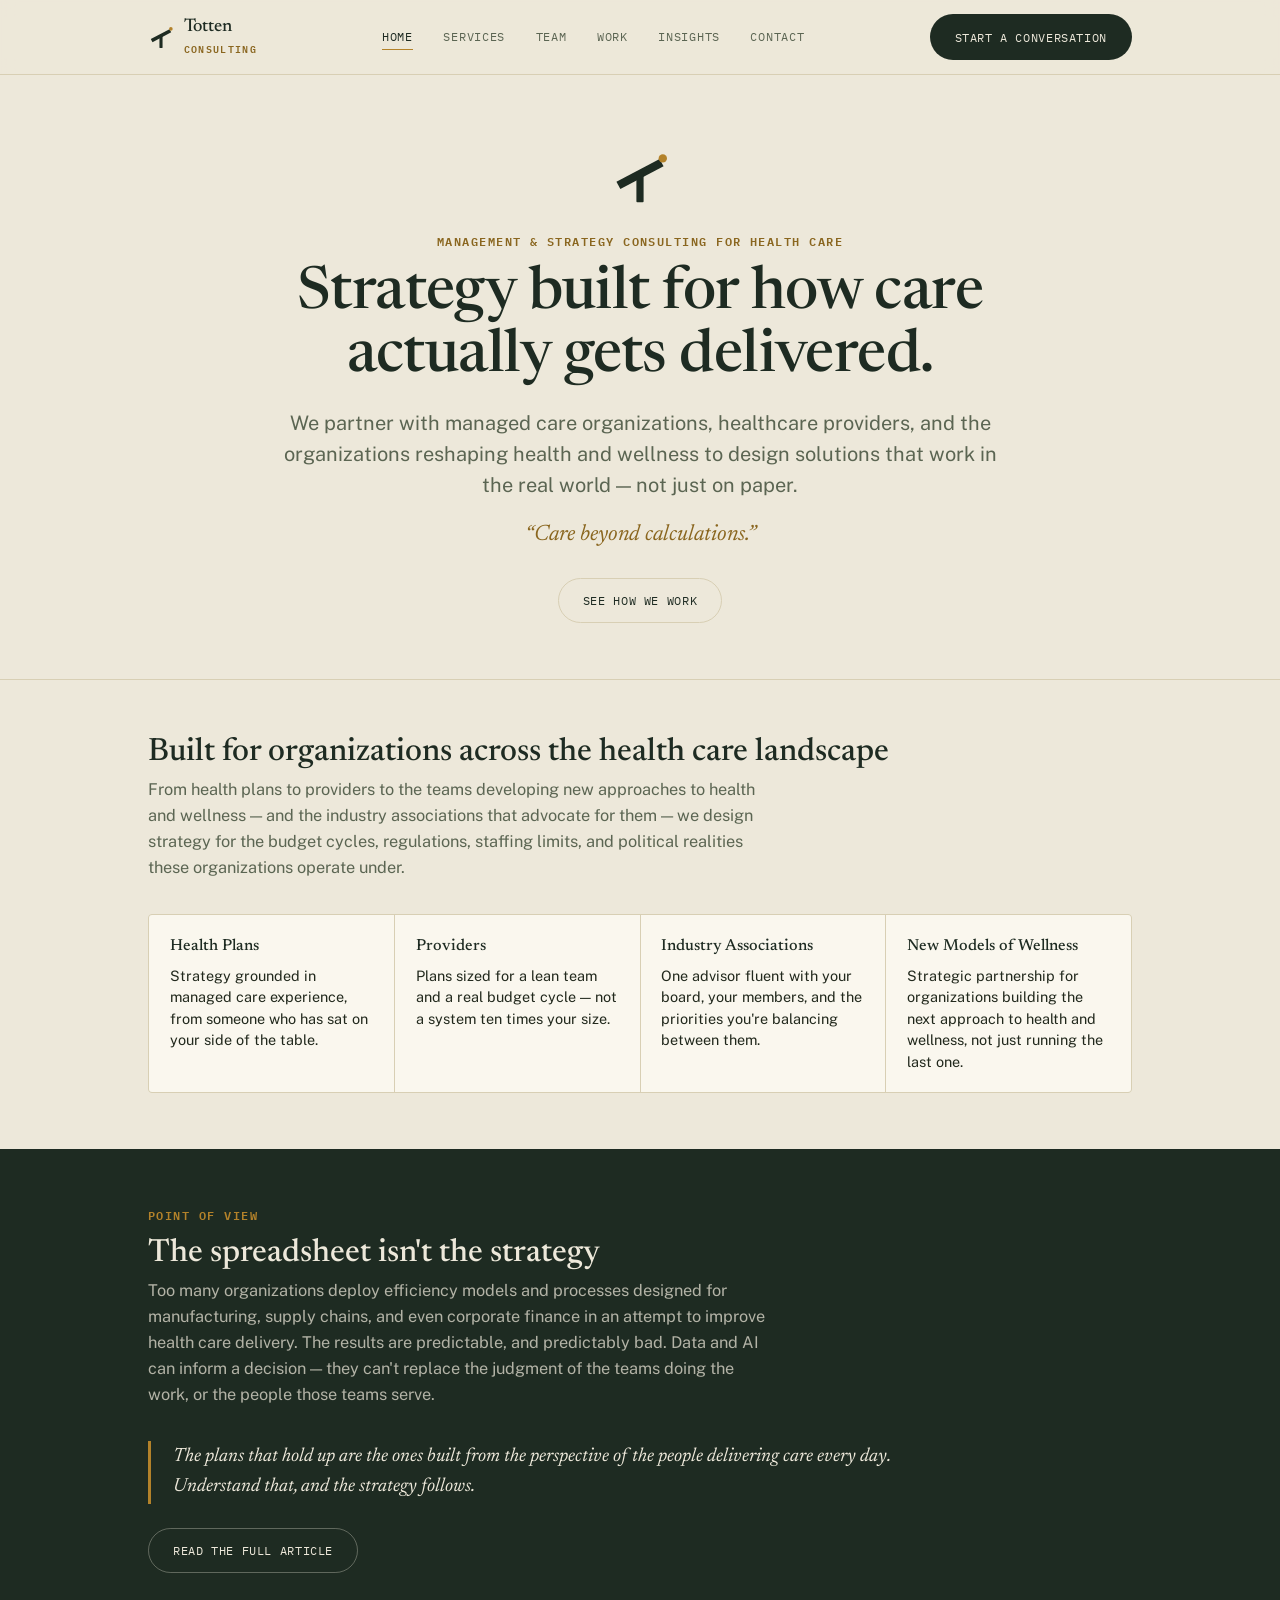
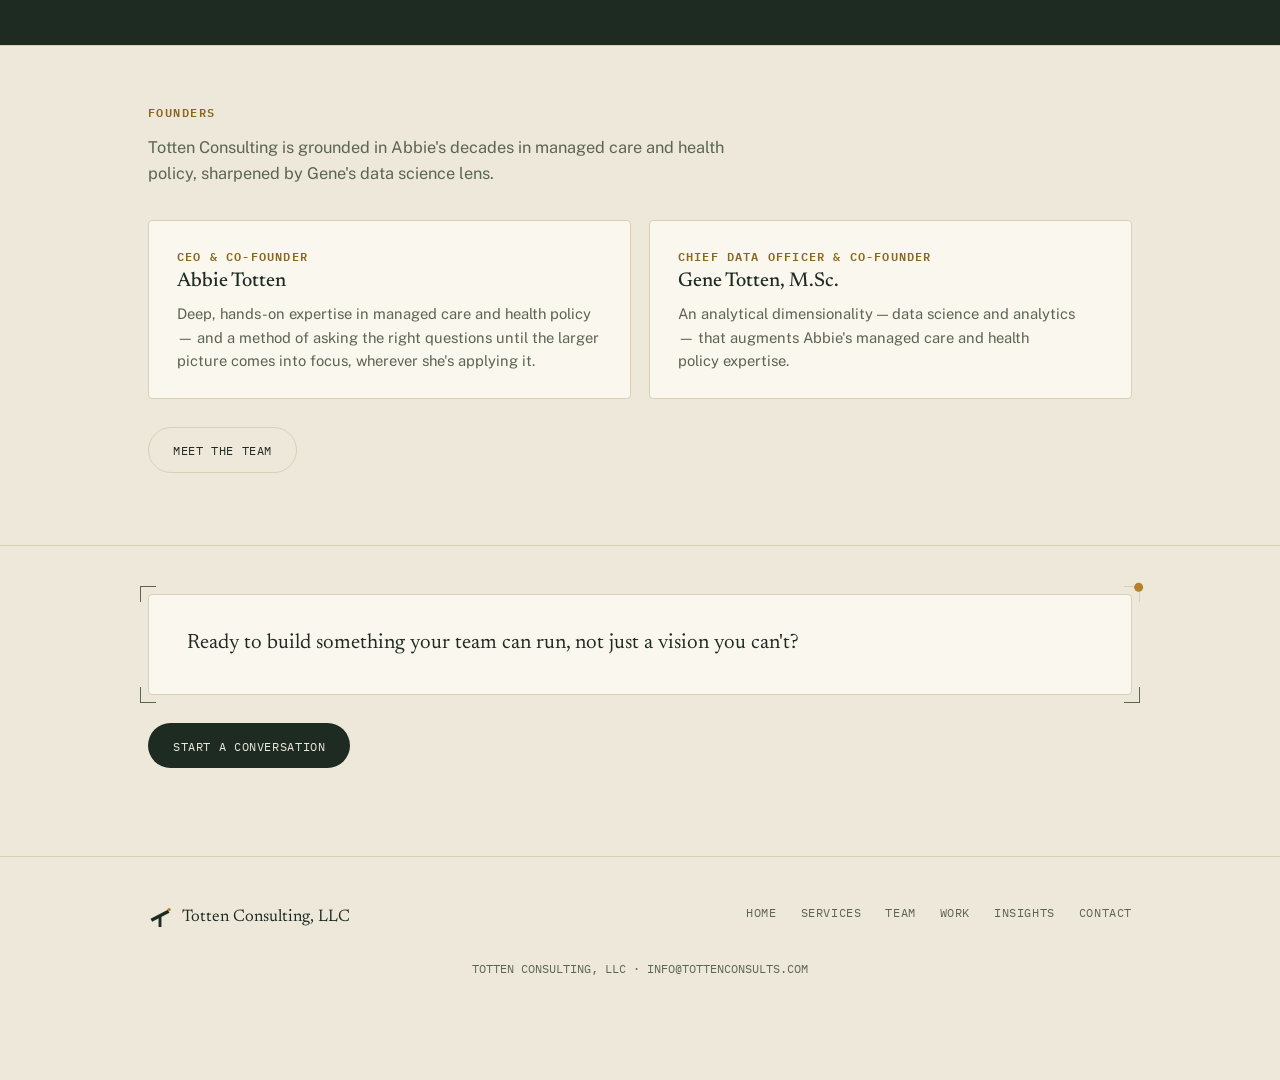
<file: index.html>
<!doctype html>
<html lang="en">
<head>
<meta charset="utf-8">
<meta name="viewport" content="width=device-width, initial-scale=1">
<title>Totten Consulting &mdash; Strategy Beyond the Spreadsheet</title>
<meta name="description" content="Management and strategy consulting for health plans, providers, and the organizations reshaping health and wellness.">
<link rel="preconnect" href="https://fonts.googleapis.com">
<link rel="preconnect" href="https://fonts.gstatic.com" crossorigin>
<link href="https://fonts.googleapis.com/css2?family=Newsreader:ital,opsz,wght@0,6..72,400;0,6..72,500;0,6..72,600;1,6..72,400;1,6..72,500&family=Public+Sans:wght@400;500;600;700&family=IBM+Plex+Mono:wght@400;500&display=swap" rel="stylesheet">
<link rel="stylesheet" href="assets/styles.css">
</head>
<body>

<div class="topbar">
  <div class="topbar-inner">
    <a class="brand-lockup" href="index.html">
      <svg class="mark" viewBox="0 0 100 100" style="width:26px;height:26px;">
      <polygon points="10.7,57.8 82.7,19.8 89.3,32.2 17.3,70.2" fill="var(--mark-stem)"/>
      <rect x="44" y="42" width="12" height="50" rx="1.5" fill="var(--mark-stem)"/>
      <circle cx="88" cy="19" r="7" fill="var(--mark-dot)"/>
    </svg>
      <span class="wordmark">Totten<small>CONSULTING</small></span>
    </a>
    <nav class="primary-nav-desktop">
      <a href="index.html" aria-current="page">Home</a>
      <a href="services.html">Services</a>
      <a href="team.html">Team</a>
      <a href="work.html">Work</a>
      <a href="insights/index.html">Insights</a>
      <a href="contact.html">Contact</a>
    </nav>
    <div class="nav-cta">
      <a class="btn btn-primary" href="contact.html">Start a conversation</a>
    </div>
    <button class="nav-toggle" id="navToggle" type="button" aria-label="Toggle menu" aria-expanded="false">
      <span></span>
    </button>
  </div>
</div>

<nav class="mobile-nav" id="primaryNav">
  <a href="index.html" aria-current="page">Home</a>
      <a href="services.html">Services</a>
      <a href="team.html">Team</a>
      <a href="work.html">Work</a>
      <a href="insights/index.html">Insights</a>
      <a href="contact.html">Contact</a>
</nav>

<main>

  <section class="hero centered">
    <div class="wrap">
      <svg class="mark hero-mark" viewBox="0 0 100 100" style="width:60px;height:60px; margin:0 auto 1.5rem; display:block;">
      <polygon points="10.7,57.8 82.7,19.8 89.3,32.2 17.3,70.2" fill="var(--mark-stem)"/>
      <rect x="44" y="42" width="12" height="50" rx="1.5" fill="var(--mark-stem)"/>
      <circle cx="88" cy="19" r="7" fill="var(--mark-dot)"/>
    </svg>
      <p class="eyebrow">Management &amp; Strategy Consulting for Health Care</p>
      <h1>Strategy built for how care actually gets delivered.</h1>
      <p class="dek">We partner with managed care organizations, healthcare providers, and the organizations reshaping health and wellness to design solutions that work in the real world &mdash; not just on paper.</p>
      <p class="motto">&ldquo;Care beyond calculations.&rdquo;</p>
      <div class="hero-actions">
        <a class="btn btn-secondary" href="work.html">See how we work</a>
      </div>
    </div>
  </section>

  <section class="block">
    <div class="wrap">
      <h2>Built for organizations across the health care landscape</h2>
      <p class="lede">
        From health plans to providers to the teams developing new approaches to health
        and wellness &mdash; and the industry associations that advocate for them &mdash; we design
        strategy for the budget cycles, regulations, staffing limits, and political realities
        these organizations operate under.
      </p>
      <div class="value-row">
        <div class="value-cell"><b>Health Plans</b>Strategy grounded in managed care experience, from someone who has sat on your side of the table.</div>
        <div class="value-cell"><b>Providers</b>Plans sized for a lean team and a real budget cycle &mdash; not a system ten times your size.</div>
        <div class="value-cell"><b>Industry Associations</b>One advisor fluent with your board, your members, and the priorities you're balancing between them.</div>
        <div class="value-cell"><b>New Models of Wellness</b>Strategic partnership for organizations building the next approach to health and wellness, not just running the last one.</div>
      </div>
    </div>
  </section>

  <section class="block block-dark">
    <div class="wrap">
      <p class="eyebrow">Point of View</p>
      <h2>The spreadsheet isn't the strategy</h2>
      <p class="lede">
        Too many organizations deploy efficiency models and processes designed for manufacturing, supply chains,
        and even corporate finance in an attempt to improve health care delivery. The results are
        predictable, and predictably bad. Data and AI can inform a decision &mdash; they can't
        replace the judgment of the teams doing the work, or the people those teams serve.
      </p>
      <div class="pov">
        <p>
          The plans that hold up are the ones built from the perspective of the people
          delivering care every day. Understand that, and the strategy follows.
        </p>
      </div>
      <p style="margin-top:1.5rem;"><a class="btn btn-secondary" href="insights/the-spreadsheet-isnt-the-strategy.html">Read the full article</a></p>
    </div>
  </section>

  <section class="block">
    <div class="wrap">
      <p class="eyebrow">Founders</p>
      <p class="lede">Totten Consulting is grounded in Abbie's decades in managed care and health policy, sharpened by Gene's data science lens.</p>
      <div class="founders">
        <div class="founder-card">
          <div class="fn-role">CEO &amp; Co-Founder</div>
          <h3>Abbie Totten</h3>
          <p>Deep, hands-on expertise in managed care and health policy &mdash; and a method of asking the right questions until the larger picture comes into focus, wherever she's applying it.</p>
        </div>
        <div class="founder-card">
          <div class="fn-role">Chief Data Officer &amp; Co-Founder</div>
          <h3>Gene Totten, M.Sc.</h3>
          <p>An analytical dimensionality &mdash; data science and analytics &mdash; that augments Abbie's managed care and health policy expertise.</p>
        </div>
      </div>
      <p style="margin-top:1.75rem;"><a class="btn btn-secondary" href="team.html">Meet the team</a></p>
    </div>
  </section>

  <section class="block tight">
    <div class="wrap">
      <div class="frame" style="margin: 0.5rem 0 0.75rem;">
        <span class="fc tl"></span><span class="fc bl"></span><span class="fc br"></span><span class="fc tr"></span>
        <span class="fbreak"></span>
        <div class="positioning">
          <p>Ready to build something your team can run, not just a vision you can't?</p>
        </div>
      </div>
      <p style="margin-top:1.75rem;"><a class="btn btn-primary" href="contact.html">Start a conversation</a></p>
    </div>
  </section>

</main>

<footer class="site-footer">
  <div class="footer-inner">
    <div class="footer-brand">
      <svg class="mark" viewBox="0 0 100 100" style="width:24px;height:24px;">
      <polygon points="10.7,57.8 82.7,19.8 89.3,32.2 17.3,70.2" fill="var(--mark-stem)"/>
      <rect x="44" y="42" width="12" height="50" rx="1.5" fill="var(--mark-stem)"/>
      <circle cx="88" cy="19" r="7" fill="var(--mark-dot)"/>
    </svg>
      <span class="wordmark">Totten Consulting, LLC</span>
    </div>
    <nav class="footer-nav">
      <a href="index.html">Home</a><a href="services.html">Services</a><a href="team.html">Team</a><a href="work.html">Work</a><a href="insights/index.html">Insights</a><a href="contact.html">Contact</a>
    </nav>
  </div>
  <div class="footer-fine">TOTTEN CONSULTING, LLC &middot; INFO@TOTTENCONSULTS.COM</div>
</footer>

<script src="assets/script.js"></script>
</body>
</html>
</file>
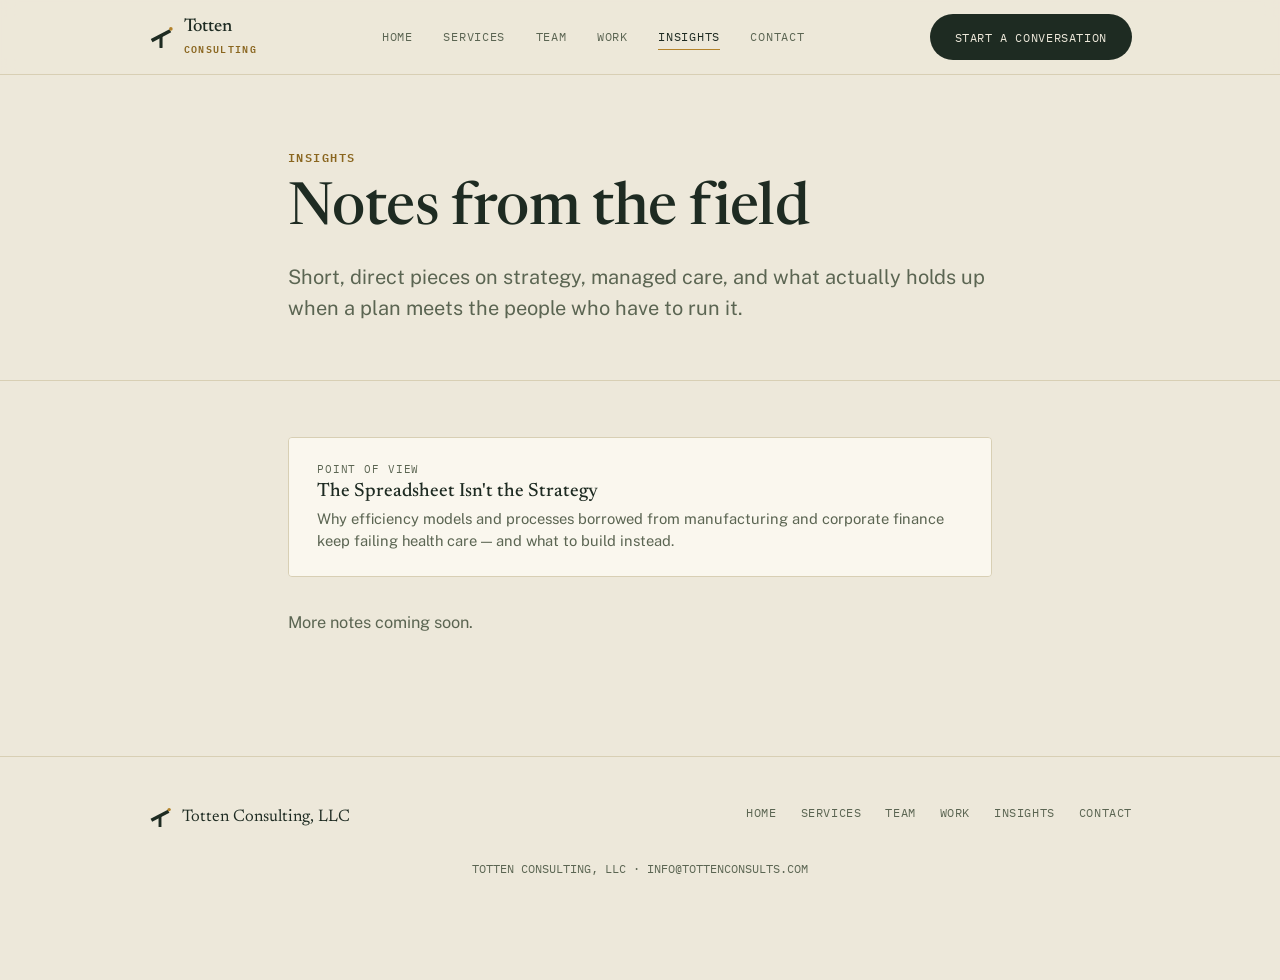
<file: insights/index.html>
<!doctype html>
<html lang="en">
<head>
<meta charset="utf-8">
<meta name="viewport" content="width=device-width, initial-scale=1">
<title>Insights &mdash; Totten Consulting</title>
<meta name="description" content="Notes from Totten Consulting on strategy, managed care, and health care delivery.">
<link rel="preconnect" href="https://fonts.googleapis.com">
<link rel="preconnect" href="https://fonts.gstatic.com" crossorigin>
<link href="https://fonts.googleapis.com/css2?family=Newsreader:ital,opsz,wght@0,6..72,400;0,6..72,500;0,6..72,600;1,6..72,400;1,6..72,500&family=Public+Sans:wght@400;500;600;700&family=IBM+Plex+Mono:wght@400;500&display=swap" rel="stylesheet">
<link rel="stylesheet" href="../assets/styles.css">
</head>
<body>

<div class="topbar">
  <div class="topbar-inner">
    <a class="brand-lockup" href="../index.html">
      <svg class="mark" viewBox="0 0 100 100" style="width:26px;height:26px;">
      <polygon points="10.7,57.8 82.7,19.8 89.3,32.2 17.3,70.2" fill="var(--mark-stem)"/>
      <rect x="44" y="42" width="12" height="50" rx="1.5" fill="var(--mark-stem)"/>
      <circle cx="88" cy="19" r="7" fill="var(--mark-dot)"/>
    </svg>
      <span class="wordmark">Totten<small>CONSULTING</small></span>
    </a>
    <nav class="primary-nav-desktop">
      <a href="../index.html">Home</a>
      <a href="../services.html">Services</a>
      <a href="../team.html">Team</a>
      <a href="../work.html">Work</a>
      <a href="../insights/index.html" aria-current="page">Insights</a>
      <a href="../contact.html">Contact</a>
    </nav>
    <div class="nav-cta">
      <a class="btn btn-primary" href="../contact.html">Start a conversation</a>
    </div>
    <button class="nav-toggle" id="navToggle" type="button" aria-label="Toggle menu" aria-expanded="false">
      <span></span>
    </button>
  </div>
</div>

<nav class="mobile-nav" id="primaryNav">
  <a href="../index.html">Home</a>
      <a href="../services.html">Services</a>
      <a href="../team.html">Team</a>
      <a href="../work.html">Work</a>
      <a href="../insights/index.html" aria-current="page">Insights</a>
      <a href="../contact.html">Contact</a>
</nav>

<main>

  <section class="hero">
    <div class="wrap-narrow">
      <p class="eyebrow">Insights</p>
      <h1>Notes from the field</h1>
      <p class="dek">Short, direct pieces on strategy, managed care, and what actually holds up when a plan meets the people who have to run it.</p>
    </div>
  </section>

  <section class="block">
    <div class="wrap-narrow">
      <div class="post-list">
        <a class="post-row" href="the-spreadsheet-isnt-the-strategy.html">
          <span class="meta">Point of View</span>
          <h3>The Spreadsheet Isn't the Strategy</h3>
          <p>Why efficiency models and processes borrowed from manufacturing and corporate finance keep failing health care &mdash; and what to build instead.</p>
        </a>
      </div>
      <p class="lede" style="margin-top:2rem;">More notes coming soon.</p>
    </div>
  </section>

</main>

<footer class="site-footer">
  <div class="footer-inner">
    <div class="footer-brand">
      <svg class="mark" viewBox="0 0 100 100" style="width:24px;height:24px;">
      <polygon points="10.7,57.8 82.7,19.8 89.3,32.2 17.3,70.2" fill="var(--mark-stem)"/>
      <rect x="44" y="42" width="12" height="50" rx="1.5" fill="var(--mark-stem)"/>
      <circle cx="88" cy="19" r="7" fill="var(--mark-dot)"/>
    </svg>
      <span class="wordmark">Totten Consulting, LLC</span>
    </div>
    <nav class="footer-nav">
      <a href="../index.html">Home</a><a href="../services.html">Services</a><a href="../team.html">Team</a><a href="../work.html">Work</a><a href="../insights/index.html">Insights</a><a href="../contact.html">Contact</a>
    </nav>
  </div>
  <div class="footer-fine">TOTTEN CONSULTING, LLC &middot; INFO@TOTTENCONSULTS.COM</div>
</footer>

<script src="../assets/script.js"></script>
</body>
</html>
</file>
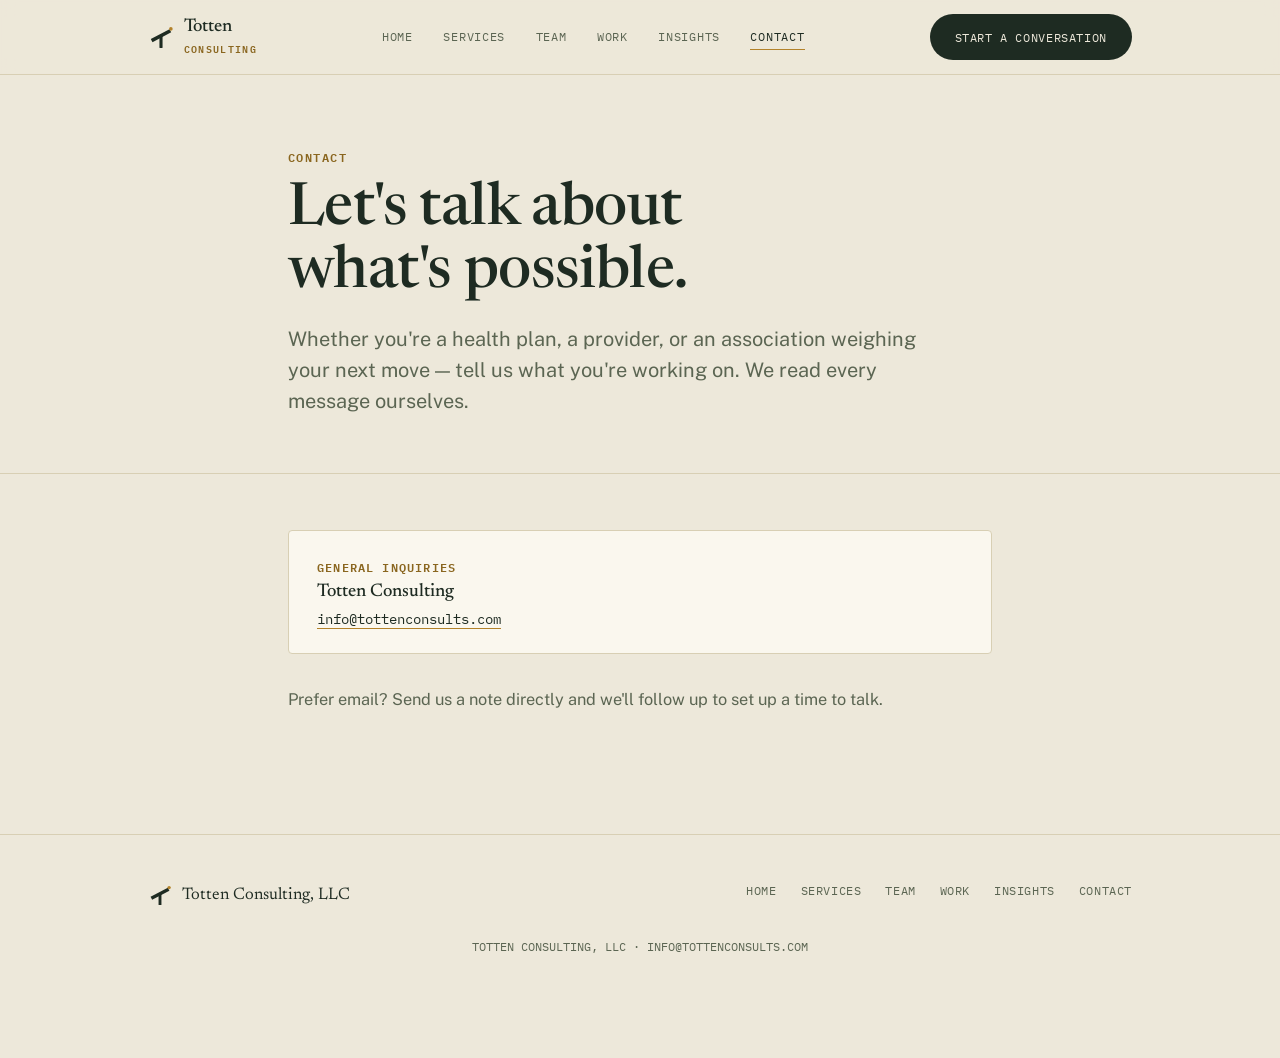
<file: contact.html>
<!doctype html>
<html lang="en">
<head>
<meta charset="utf-8">
<meta name="viewport" content="width=device-width, initial-scale=1">
<title>Contact &mdash; Totten Consulting</title>
<meta name="description" content="Get in touch with Totten Consulting.">
<link rel="preconnect" href="https://fonts.googleapis.com">
<link rel="preconnect" href="https://fonts.gstatic.com" crossorigin>
<link href="https://fonts.googleapis.com/css2?family=Newsreader:ital,opsz,wght@0,6..72,400;0,6..72,500;0,6..72,600;1,6..72,400;1,6..72,500&family=Public+Sans:wght@400;500;600;700&family=IBM+Plex+Mono:wght@400;500&display=swap" rel="stylesheet">
<link rel="stylesheet" href="assets/styles.css">
</head>
<body>

<div class="topbar">
  <div class="topbar-inner">
    <a class="brand-lockup" href="index.html">
      <svg class="mark" viewBox="0 0 100 100" style="width:26px;height:26px;">
      <polygon points="10.7,57.8 82.7,19.8 89.3,32.2 17.3,70.2" fill="var(--mark-stem)"/>
      <rect x="44" y="42" width="12" height="50" rx="1.5" fill="var(--mark-stem)"/>
      <circle cx="88" cy="19" r="7" fill="var(--mark-dot)"/>
    </svg>
      <span class="wordmark">Totten<small>CONSULTING</small></span>
    </a>
    <nav class="primary-nav-desktop">
      <a href="index.html">Home</a>
      <a href="services.html">Services</a>
      <a href="team.html">Team</a>
      <a href="work.html">Work</a>
      <a href="insights/index.html">Insights</a>
      <a href="contact.html" aria-current="page">Contact</a>
    </nav>
    <div class="nav-cta">
      <a class="btn btn-primary" href="contact.html">Start a conversation</a>
    </div>
    <button class="nav-toggle" id="navToggle" type="button" aria-label="Toggle menu" aria-expanded="false">
      <span></span>
    </button>
  </div>
</div>

<nav class="mobile-nav" id="primaryNav">
  <a href="index.html">Home</a>
      <a href="services.html">Services</a>
      <a href="team.html">Team</a>
      <a href="work.html">Work</a>
      <a href="insights/index.html">Insights</a>
      <a href="contact.html" aria-current="page">Contact</a>
</nav>

<main>

  <section class="hero">
    <div class="wrap-narrow">
      <p class="eyebrow">Contact</p>
      <h1>Let's talk about what's possible.</h1>
      <p class="dek">Whether you're a health plan, a provider, or an association weighing your next move &mdash; tell us what you're working on. We read every message ourselves.</p>
    </div>
  </section>

  <section class="block">
    <div class="wrap-narrow">
      <div class="contact-grid">
        <div class="contact-card">
          <div class="fn-role">General Inquiries</div>
          <h3>Totten Consulting</h3>
          <a class="email" href="mailto:info@tottenconsults.com">info@tottenconsults.com</a>
        </div>
      </div>
      <p class="lede" style="margin-top:2rem;">Prefer email? Send us a note directly and we'll follow up to set up a time to talk.</p>
    </div>
  </section>

</main>

<footer class="site-footer">
  <div class="footer-inner">
    <div class="footer-brand">
      <svg class="mark" viewBox="0 0 100 100" style="width:24px;height:24px;">
      <polygon points="10.7,57.8 82.7,19.8 89.3,32.2 17.3,70.2" fill="var(--mark-stem)"/>
      <rect x="44" y="42" width="12" height="50" rx="1.5" fill="var(--mark-stem)"/>
      <circle cx="88" cy="19" r="7" fill="var(--mark-dot)"/>
    </svg>
      <span class="wordmark">Totten Consulting, LLC</span>
    </div>
    <nav class="footer-nav">
      <a href="index.html">Home</a><a href="services.html">Services</a><a href="team.html">Team</a><a href="work.html">Work</a><a href="insights/index.html">Insights</a><a href="contact.html">Contact</a>
    </nav>
  </div>
  <div class="footer-fine">TOTTEN CONSULTING, LLC &middot; INFO@TOTTENCONSULTS.COM</div>
</footer>

<script src="assets/script.js"></script>
</body>
</html>
</file>
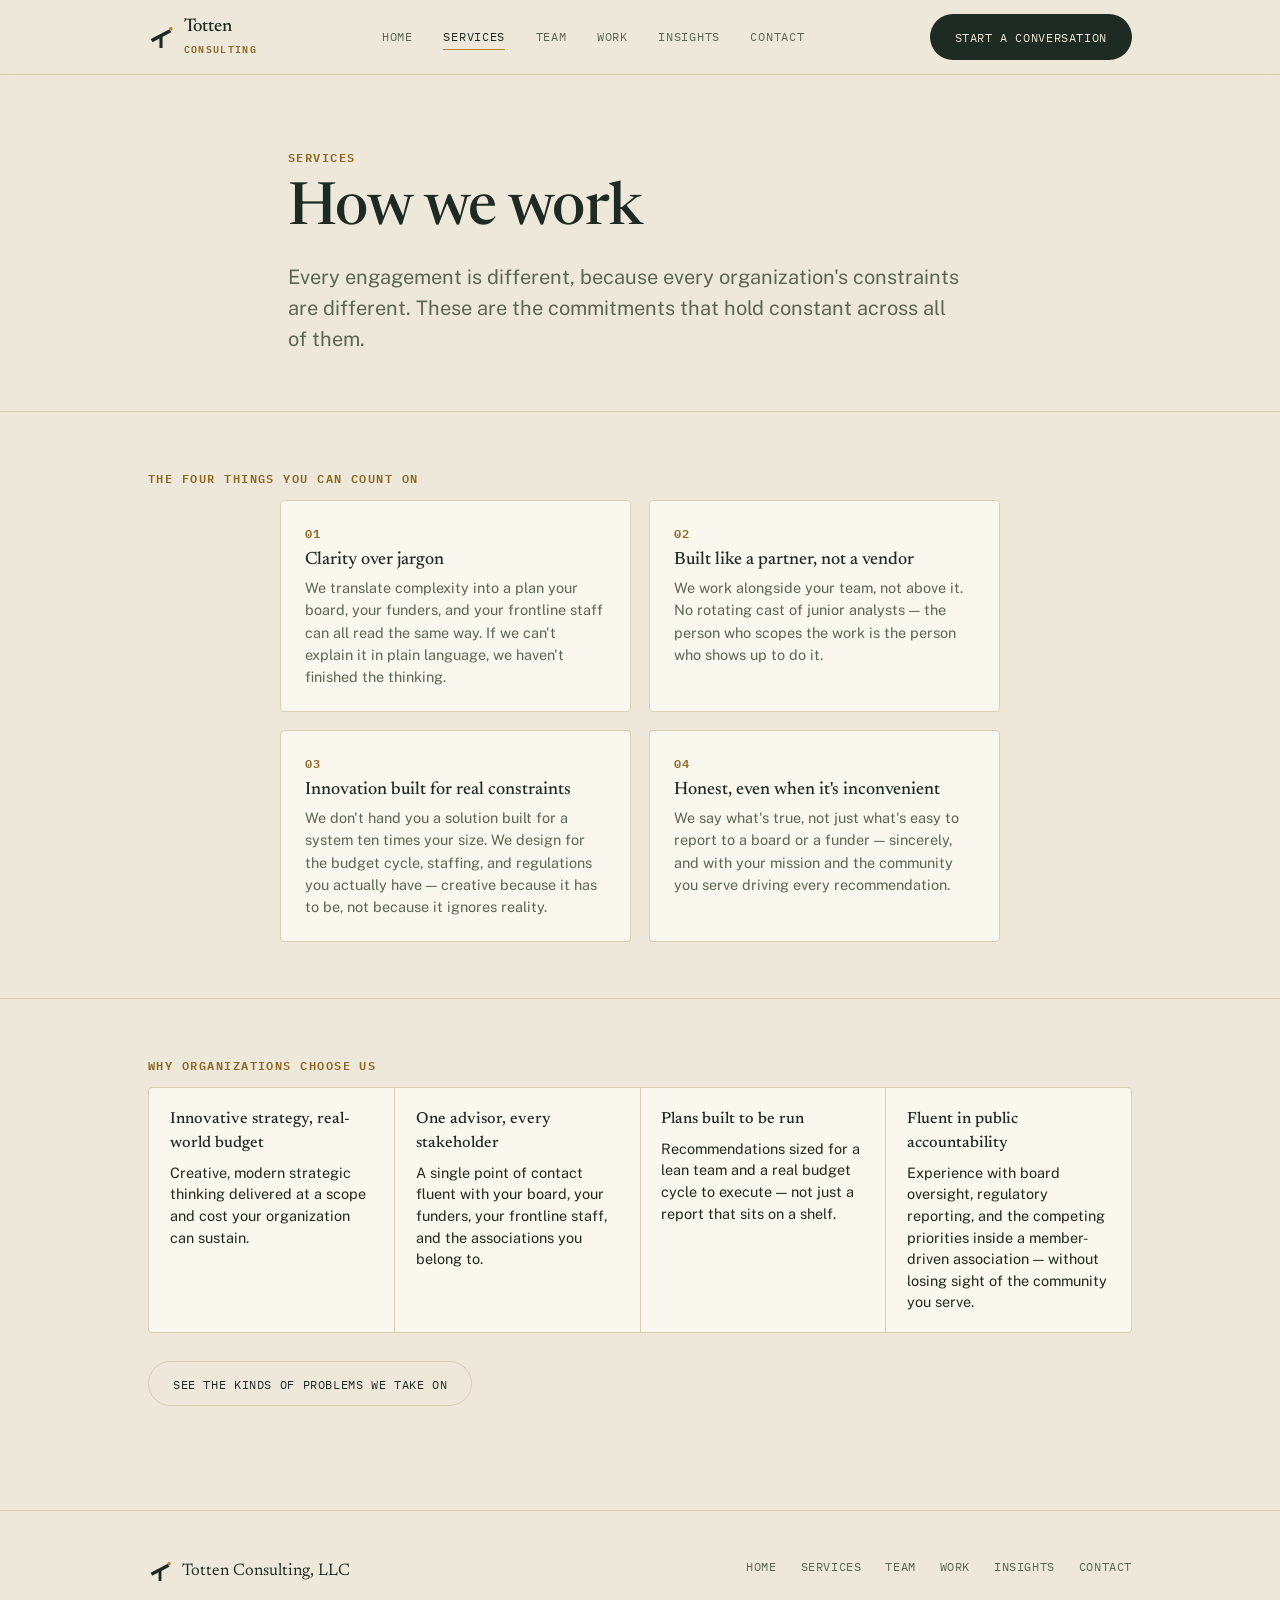
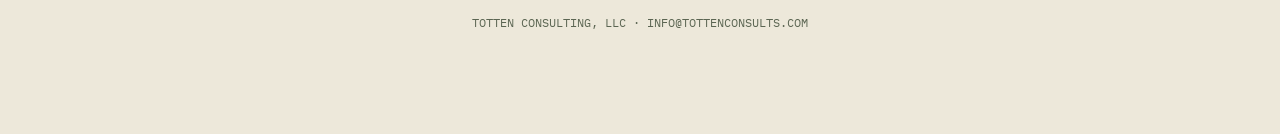
<file: services.html>
<!doctype html>
<html lang="en">
<head>
<meta charset="utf-8">
<meta name="viewport" content="width=device-width, initial-scale=1">
<title>Services &mdash; Totten Consulting</title>
<meta name="description" content="What you can count on from Totten Consulting, and why organizations choose us.">
<link rel="preconnect" href="https://fonts.googleapis.com">
<link rel="preconnect" href="https://fonts.gstatic.com" crossorigin>
<link href="https://fonts.googleapis.com/css2?family=Newsreader:ital,opsz,wght@0,6..72,400;0,6..72,500;0,6..72,600;1,6..72,400;1,6..72,500&family=Public+Sans:wght@400;500;600;700&family=IBM+Plex+Mono:wght@400;500&display=swap" rel="stylesheet">
<link rel="stylesheet" href="assets/styles.css">
</head>
<body>

<div class="topbar">
  <div class="topbar-inner">
    <a class="brand-lockup" href="index.html">
      <svg class="mark" viewBox="0 0 100 100" style="width:26px;height:26px;">
      <polygon points="10.7,57.8 82.7,19.8 89.3,32.2 17.3,70.2" fill="var(--mark-stem)"/>
      <rect x="44" y="42" width="12" height="50" rx="1.5" fill="var(--mark-stem)"/>
      <circle cx="88" cy="19" r="7" fill="var(--mark-dot)"/>
    </svg>
      <span class="wordmark">Totten<small>CONSULTING</small></span>
    </a>
    <nav class="primary-nav-desktop">
      <a href="index.html">Home</a>
      <a href="services.html" aria-current="page">Services</a>
      <a href="team.html">Team</a>
      <a href="work.html">Work</a>
      <a href="insights/index.html">Insights</a>
      <a href="contact.html">Contact</a>
    </nav>
    <div class="nav-cta">
      <a class="btn btn-primary" href="contact.html">Start a conversation</a>
    </div>
    <button class="nav-toggle" id="navToggle" type="button" aria-label="Toggle menu" aria-expanded="false">
      <span></span>
    </button>
  </div>
</div>

<nav class="mobile-nav" id="primaryNav">
  <a href="index.html">Home</a>
      <a href="services.html" aria-current="page">Services</a>
      <a href="team.html">Team</a>
      <a href="work.html">Work</a>
      <a href="insights/index.html">Insights</a>
      <a href="contact.html">Contact</a>
</nav>

<main>

  <section class="hero">
    <div class="wrap-narrow">
      <p class="eyebrow">Services</p>
      <h1>How we work</h1>
      <p class="dek">Every engagement is different, because every organization's constraints are different. These are the commitments that hold constant across all of them.</p>
    </div>
  </section>

  <section class="block">
    <div class="wrap">
      <p class="eyebrow">The Four Things You Can Count On</p>
      <div class="pillars">
        <div class="pillar">
          <div class="num">01</div>
          <h3>Clarity over jargon</h3>
          <p>We translate complexity into a plan your board, your funders, and your frontline staff can all read the same way. If we can't explain it in plain language, we haven't finished the thinking.</p>
        </div>
        <div class="pillar">
          <div class="num">02</div>
          <h3>Built like a partner, not a vendor</h3>
          <p>We work alongside your team, not above it. No rotating cast of junior analysts &mdash; the person who scopes the work is the person who shows up to do it.</p>
        </div>
        <div class="pillar">
          <div class="num">03</div>
          <h3>Innovation built for real constraints</h3>
          <p>We don't hand you a solution built for a system ten times your size. We design for the budget cycle, staffing, and regulations you actually have &mdash; creative because it has to be, not because it ignores reality.</p>
        </div>
        <div class="pillar">
          <div class="num">04</div>
          <h3>Honest, even when it's inconvenient</h3>
          <p>We say what's true, not just what's easy to report to a board or a funder &mdash; sincerely, and with your mission and the community you serve driving every recommendation.</p>
        </div>
      </div>
    </div>
  </section>

  <section class="block">
    <div class="wrap">
      <p class="eyebrow">Why Organizations Choose Us</p>
      <div class="value-row">
        <div class="value-cell"><b>Innovative strategy, real-world budget</b>Creative, modern strategic thinking delivered at a scope and cost your organization can sustain.</div>
        <div class="value-cell"><b>One advisor, every stakeholder</b>A single point of contact fluent with your board, your funders, your frontline staff, and the associations you belong to.</div>
        <div class="value-cell"><b>Plans built to be run</b>Recommendations sized for a lean team and a real budget cycle to execute &mdash; not just a report that sits on a shelf.</div>
        <div class="value-cell"><b>Fluent in public accountability</b>Experience with board oversight, regulatory reporting, and the competing priorities inside a member-driven association &mdash; without losing sight of the community you serve.</div>
      </div>
      <p style="margin-top:1.75rem;"><a class="btn btn-secondary" href="work.html">See the kinds of problems we take on</a></p>
    </div>
  </section>

</main>

<footer class="site-footer">
  <div class="footer-inner">
    <div class="footer-brand">
      <svg class="mark" viewBox="0 0 100 100" style="width:24px;height:24px;">
      <polygon points="10.7,57.8 82.7,19.8 89.3,32.2 17.3,70.2" fill="var(--mark-stem)"/>
      <rect x="44" y="42" width="12" height="50" rx="1.5" fill="var(--mark-stem)"/>
      <circle cx="88" cy="19" r="7" fill="var(--mark-dot)"/>
    </svg>
      <span class="wordmark">Totten Consulting, LLC</span>
    </div>
    <nav class="footer-nav">
      <a href="index.html">Home</a><a href="services.html">Services</a><a href="team.html">Team</a><a href="work.html">Work</a><a href="insights/index.html">Insights</a><a href="contact.html">Contact</a>
    </nav>
  </div>
  <div class="footer-fine">TOTTEN CONSULTING, LLC &middot; INFO@TOTTENCONSULTS.COM</div>
</footer>

<script src="assets/script.js"></script>
</body>
</html>
</file>
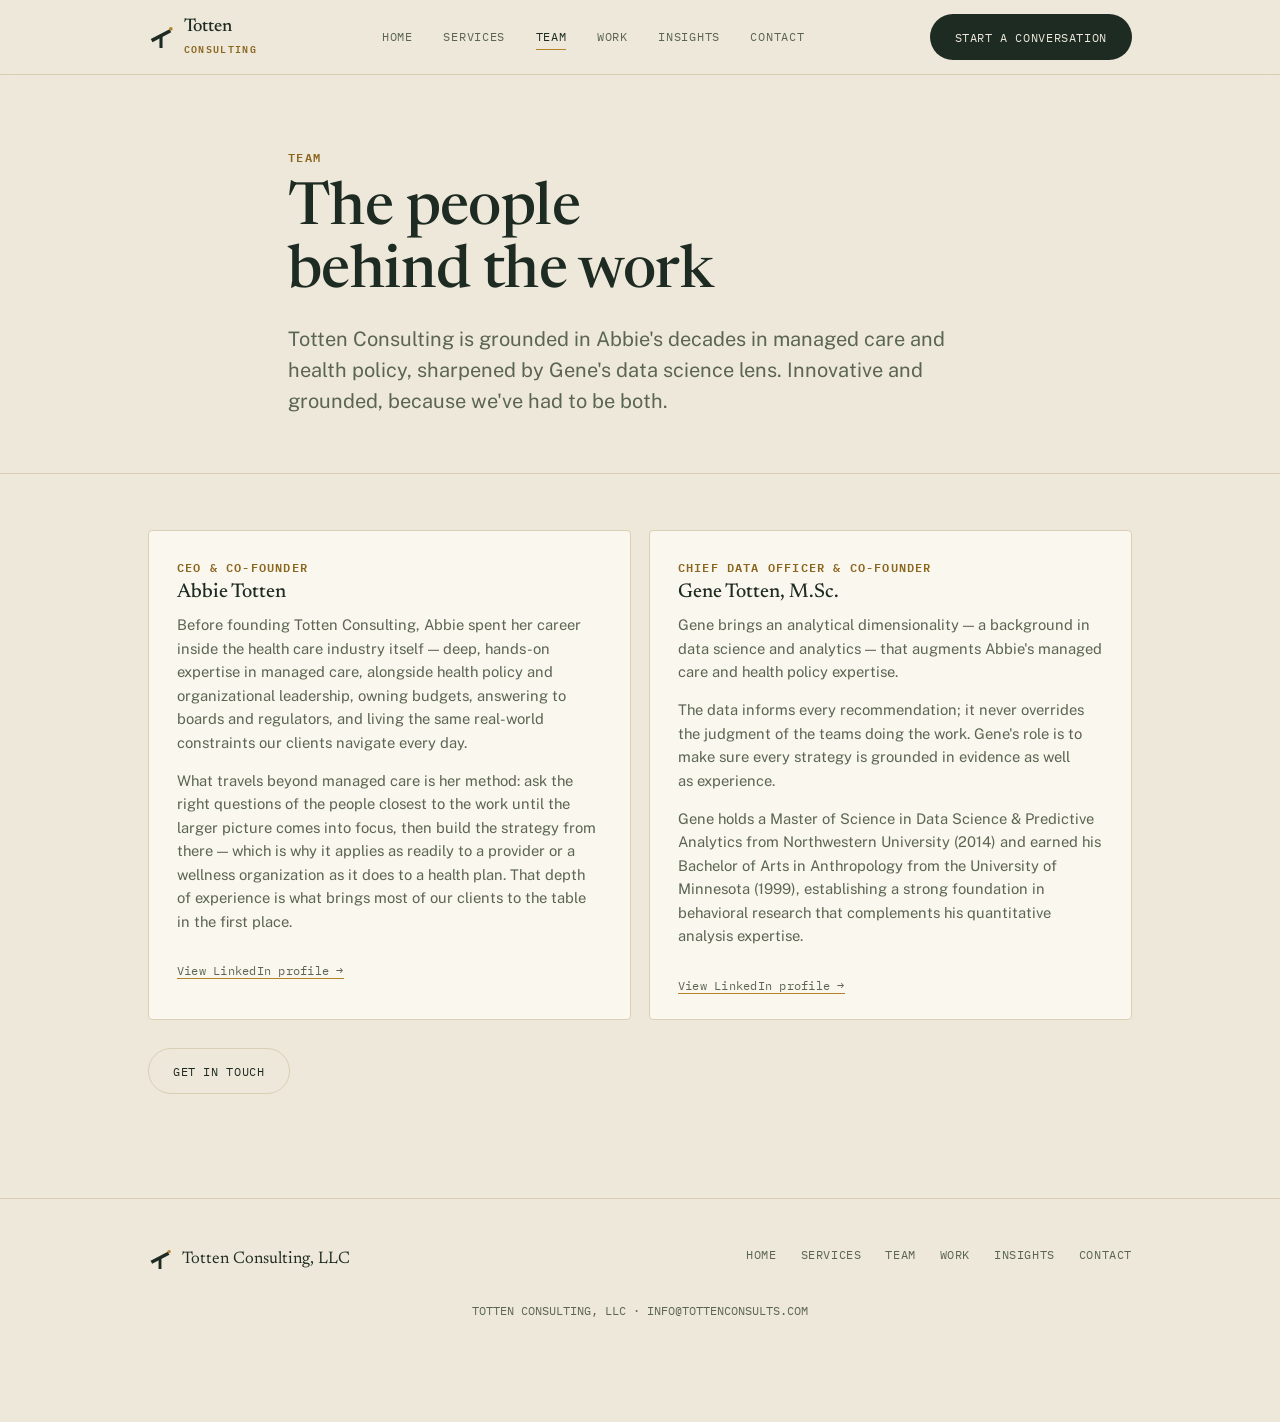
<file: team.html>
<!doctype html>
<html lang="en">
<head>
<meta charset="utf-8">
<meta name="viewport" content="width=device-width, initial-scale=1">
<title>Team &mdash; Totten Consulting</title>
<meta name="description" content="Meet Abbie and Gene Totten, co-founders of Totten Consulting.">
<link rel="preconnect" href="https://fonts.googleapis.com">
<link rel="preconnect" href="https://fonts.gstatic.com" crossorigin>
<link href="https://fonts.googleapis.com/css2?family=Newsreader:ital,opsz,wght@0,6..72,400;0,6..72,500;0,6..72,600;1,6..72,400;1,6..72,500&family=Public+Sans:wght@400;500;600;700&family=IBM+Plex+Mono:wght@400;500&display=swap" rel="stylesheet">
<link rel="stylesheet" href="assets/styles.css">
</head>
<body>

<div class="topbar">
  <div class="topbar-inner">
    <a class="brand-lockup" href="index.html">
      <svg class="mark" viewBox="0 0 100 100" style="width:26px;height:26px;">
      <polygon points="10.7,57.8 82.7,19.8 89.3,32.2 17.3,70.2" fill="var(--mark-stem)"/>
      <rect x="44" y="42" width="12" height="50" rx="1.5" fill="var(--mark-stem)"/>
      <circle cx="88" cy="19" r="7" fill="var(--mark-dot)"/>
    </svg>
      <span class="wordmark">Totten<small>CONSULTING</small></span>
    </a>
    <nav class="primary-nav-desktop">
      <a href="index.html">Home</a>
      <a href="services.html">Services</a>
      <a href="team.html" aria-current="page">Team</a>
      <a href="work.html">Work</a>
      <a href="insights/index.html">Insights</a>
      <a href="contact.html">Contact</a>
    </nav>
    <div class="nav-cta">
      <a class="btn btn-primary" href="contact.html">Start a conversation</a>
    </div>
    <button class="nav-toggle" id="navToggle" type="button" aria-label="Toggle menu" aria-expanded="false">
      <span></span>
    </button>
  </div>
</div>

<nav class="mobile-nav" id="primaryNav">
  <a href="index.html">Home</a>
      <a href="services.html">Services</a>
      <a href="team.html" aria-current="page">Team</a>
      <a href="work.html">Work</a>
      <a href="insights/index.html">Insights</a>
      <a href="contact.html">Contact</a>
</nav>

<main>

  <section class="hero">
    <div class="wrap-narrow">
      <p class="eyebrow">Team</p>
      <h1>The people behind the work</h1>
      <p class="dek">Totten Consulting is grounded in Abbie's decades in managed care and health policy, sharpened by Gene's data science lens. Innovative and grounded, because we've had to be both.</p>
    </div>
  </section>

  <section class="block">
    <div class="wrap">
      <div class="founders">
        <div class="founder-card">
          <div class="fn-role">CEO &amp; Co-Founder</div>
          <h3>Abbie Totten</h3>
          <p>Before founding Totten Consulting, Abbie spent her career inside the health care industry itself &mdash; deep, hands-on expertise in managed care, alongside health policy and organizational leadership, owning budgets, answering to boards and regulators, and living the same real-world constraints our clients navigate every day.</p>
          <p>What travels beyond managed care is her method: ask the right questions of the people closest to the work until the larger picture comes into focus, then build the strategy from there &mdash; which is why it applies as readily to a provider or a wellness organization as it does to a health plan. That depth of experience is what brings most of our clients to the table in the first place.</p>
          <a class="linkedin-link" href="http://www.linkedin.com/in/abbie-totten-1462603" target="_blank" rel="noopener">View LinkedIn profile &rarr;</a>
        </div>
        <div class="founder-card">
          <div class="fn-role">Chief Data Officer &amp; Co-Founder</div>
          <h3>Gene Totten, M.Sc.</h3>
          <p>Gene brings an analytical dimensionality &mdash; a background in data science and analytics &mdash; that augments Abbie's managed care and health policy expertise.</p>
          <p>The data informs every recommendation; it never overrides the judgment of the teams doing the work. Gene's role is to make sure every strategy is grounded in evidence as well as experience.</p>
          <p>Gene holds a Master of Science in Data Science &amp; Predictive Analytics from Northwestern University (2014) and earned his Bachelor of Arts in Anthropology from the University of Minnesota (1999), establishing a strong foundation in behavioral research that complements his quantitative analysis expertise.</p>
          <a class="linkedin-link" href="https://www.linkedin.com/in/gene-totten-m-sc-23a2603" target="_blank" rel="noopener">View LinkedIn profile &rarr;</a>
        </div>
      </div>
      <p style="margin-top:1.75rem;"><a class="btn btn-secondary" href="contact.html">Get in touch</a></p>
    </div>
  </section>

</main>

<footer class="site-footer">
  <div class="footer-inner">
    <div class="footer-brand">
      <svg class="mark" viewBox="0 0 100 100" style="width:24px;height:24px;">
      <polygon points="10.7,57.8 82.7,19.8 89.3,32.2 17.3,70.2" fill="var(--mark-stem)"/>
      <rect x="44" y="42" width="12" height="50" rx="1.5" fill="var(--mark-stem)"/>
      <circle cx="88" cy="19" r="7" fill="var(--mark-dot)"/>
    </svg>
      <span class="wordmark">Totten Consulting, LLC</span>
    </div>
    <nav class="footer-nav">
      <a href="index.html">Home</a><a href="services.html">Services</a><a href="team.html">Team</a><a href="work.html">Work</a><a href="insights/index.html">Insights</a><a href="contact.html">Contact</a>
    </nav>
  </div>
  <div class="footer-fine">TOTTEN CONSULTING, LLC &middot; INFO@TOTTENCONSULTS.COM</div>
</footer>

<script src="assets/script.js"></script>
</body>
</html>
</file>
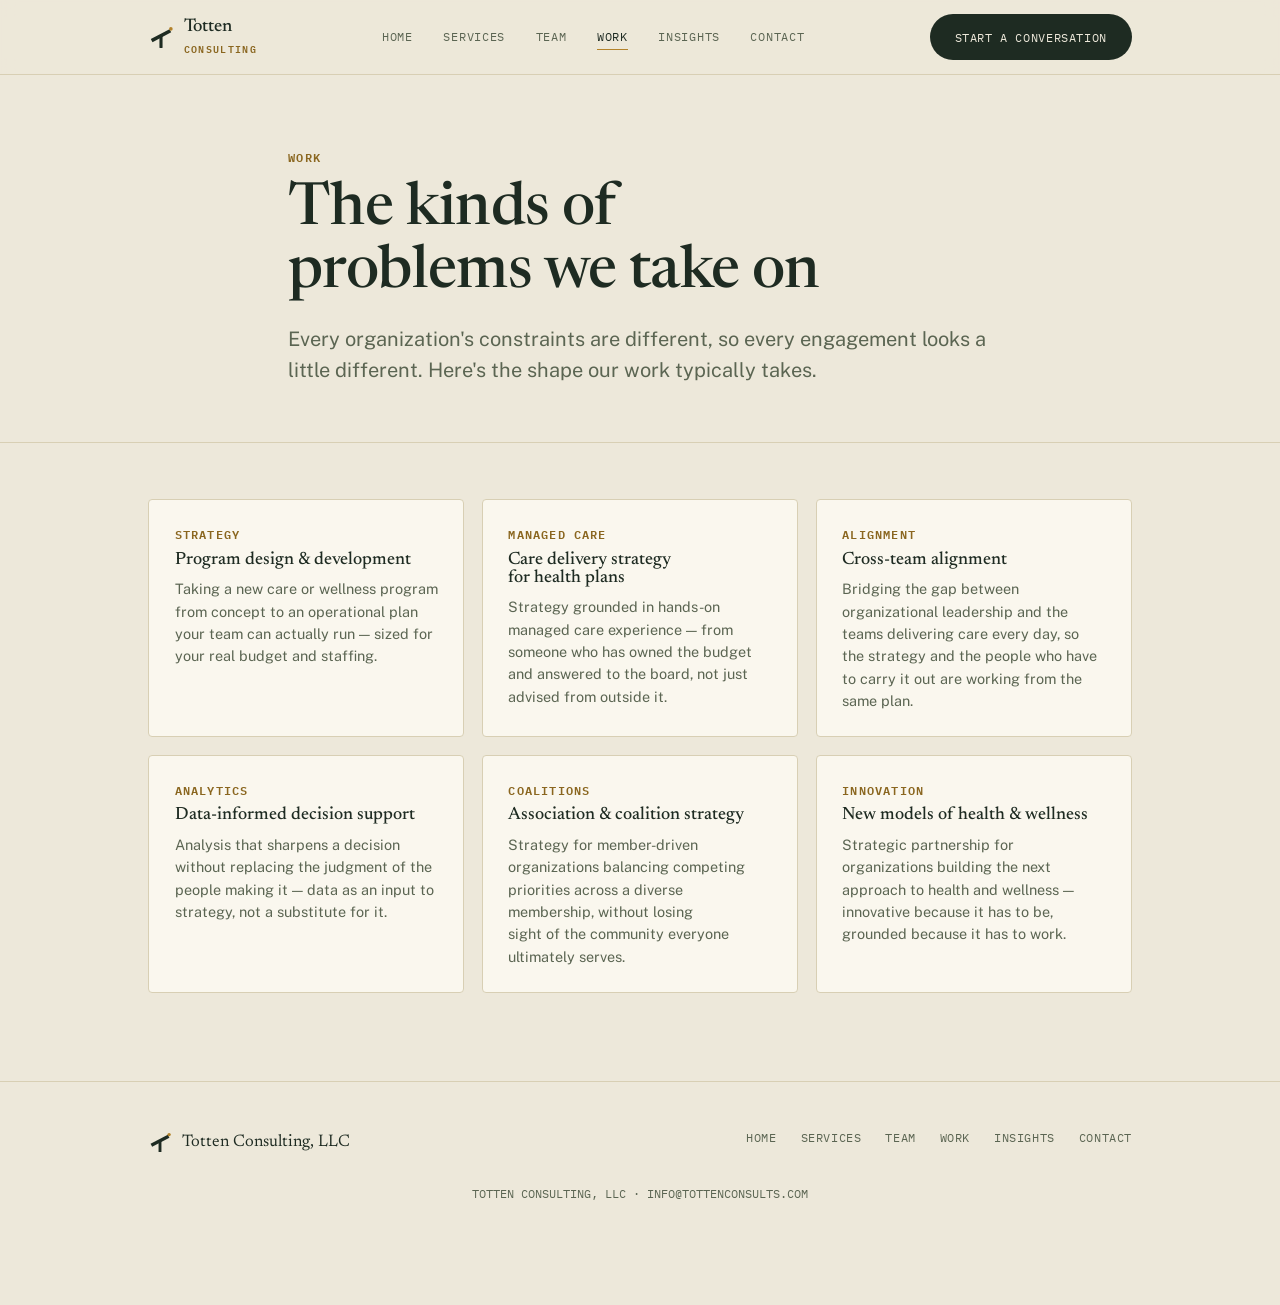
<file: work.html>
<!doctype html>
<html lang="en">
<head>
<meta charset="utf-8">
<meta name="viewport" content="width=device-width, initial-scale=1">
<title>Work &mdash; Totten Consulting</title>
<meta name="description" content="The kinds of engagements Totten Consulting takes on, from program design to managed care strategy.">
<link rel="preconnect" href="https://fonts.googleapis.com">
<link rel="preconnect" href="https://fonts.gstatic.com" crossorigin>
<link href="https://fonts.googleapis.com/css2?family=Newsreader:ital,opsz,wght@0,6..72,400;0,6..72,500;0,6..72,600;1,6..72,400;1,6..72,500&family=Public+Sans:wght@400;500;600;700&family=IBM+Plex+Mono:wght@400;500&display=swap" rel="stylesheet">
<link rel="stylesheet" href="assets/styles.css">
</head>
<body>

<div class="topbar">
  <div class="topbar-inner">
    <a class="brand-lockup" href="index.html">
      <svg class="mark" viewBox="0 0 100 100" style="width:26px;height:26px;">
      <polygon points="10.7,57.8 82.7,19.8 89.3,32.2 17.3,70.2" fill="var(--mark-stem)"/>
      <rect x="44" y="42" width="12" height="50" rx="1.5" fill="var(--mark-stem)"/>
      <circle cx="88" cy="19" r="7" fill="var(--mark-dot)"/>
    </svg>
      <span class="wordmark">Totten<small>CONSULTING</small></span>
    </a>
    <nav class="primary-nav-desktop">
      <a href="index.html">Home</a>
      <a href="services.html">Services</a>
      <a href="team.html">Team</a>
      <a href="work.html" aria-current="page">Work</a>
      <a href="insights/index.html">Insights</a>
      <a href="contact.html">Contact</a>
    </nav>
    <div class="nav-cta">
      <a class="btn btn-primary" href="contact.html">Start a conversation</a>
    </div>
    <button class="nav-toggle" id="navToggle" type="button" aria-label="Toggle menu" aria-expanded="false">
      <span></span>
    </button>
  </div>
</div>

<nav class="mobile-nav" id="primaryNav">
  <a href="index.html">Home</a>
      <a href="services.html">Services</a>
      <a href="team.html">Team</a>
      <a href="work.html" aria-current="page">Work</a>
      <a href="insights/index.html">Insights</a>
      <a href="contact.html">Contact</a>
</nav>

<main>

  <section class="hero">
    <div class="wrap-narrow">
      <p class="eyebrow">Work</p>
      <h1>The kinds of problems we take on</h1>
      <p class="dek">Every organization's constraints are different, so every engagement looks a little different. Here's the shape our work typically takes.</p>
    </div>
  </section>

  <section class="block">
    <div class="wrap">
      <div class="engagements">
        <div class="engagement-card">
          <span class="tag">Strategy</span>
          <h3>Program design &amp; development</h3>
          <p>Taking a new care or wellness program from concept to an operational plan your team can actually run &mdash; sized for your real budget and staffing.</p>
        </div>
        <div class="engagement-card">
          <span class="tag">Managed Care</span>
          <h3>Care delivery strategy for health plans</h3>
          <p>Strategy grounded in hands-on managed care experience &mdash; from someone who has owned the budget and answered to the board, not just advised from outside it.</p>
        </div>
        <div class="engagement-card">
          <span class="tag">Alignment</span>
          <h3>Cross-team alignment</h3>
          <p>Bridging the gap between organizational leadership and the teams delivering care every day, so the strategy and the people who have to carry it out are working from the same plan.</p>
        </div>
        <div class="engagement-card">
          <span class="tag">Analytics</span>
          <h3>Data-informed decision support</h3>
          <p>Analysis that sharpens a decision without replacing the judgment of the people making it &mdash; data as an input to strategy, not a substitute for it.</p>
        </div>
        <div class="engagement-card">
          <span class="tag">Coalitions</span>
          <h3>Association &amp; coalition strategy</h3>
          <p>Strategy for member-driven organizations balancing competing priorities across a diverse membership, without losing sight of the community everyone ultimately serves.</p>
        </div>
        <div class="engagement-card">
          <span class="tag">Innovation</span>
          <h3>New models of health &amp; wellness</h3>
          <p>Strategic partnership for organizations building the next approach to health and wellness &mdash; innovative because it has to be, grounded because it has to work.</p>
        </div>
      </div>
    </div>
  </section>


</main>

<footer class="site-footer">
  <div class="footer-inner">
    <div class="footer-brand">
      <svg class="mark" viewBox="0 0 100 100" style="width:24px;height:24px;">
      <polygon points="10.7,57.8 82.7,19.8 89.3,32.2 17.3,70.2" fill="var(--mark-stem)"/>
      <rect x="44" y="42" width="12" height="50" rx="1.5" fill="var(--mark-stem)"/>
      <circle cx="88" cy="19" r="7" fill="var(--mark-dot)"/>
    </svg>
      <span class="wordmark">Totten Consulting, LLC</span>
    </div>
    <nav class="footer-nav">
      <a href="index.html">Home</a><a href="services.html">Services</a><a href="team.html">Team</a><a href="work.html">Work</a><a href="insights/index.html">Insights</a><a href="contact.html">Contact</a>
    </nav>
  </div>
  <div class="footer-fine">TOTTEN CONSULTING, LLC &middot; INFO@TOTTENCONSULTS.COM</div>
</footer>

<script src="assets/script.js"></script>
</body>
</html>
</file>
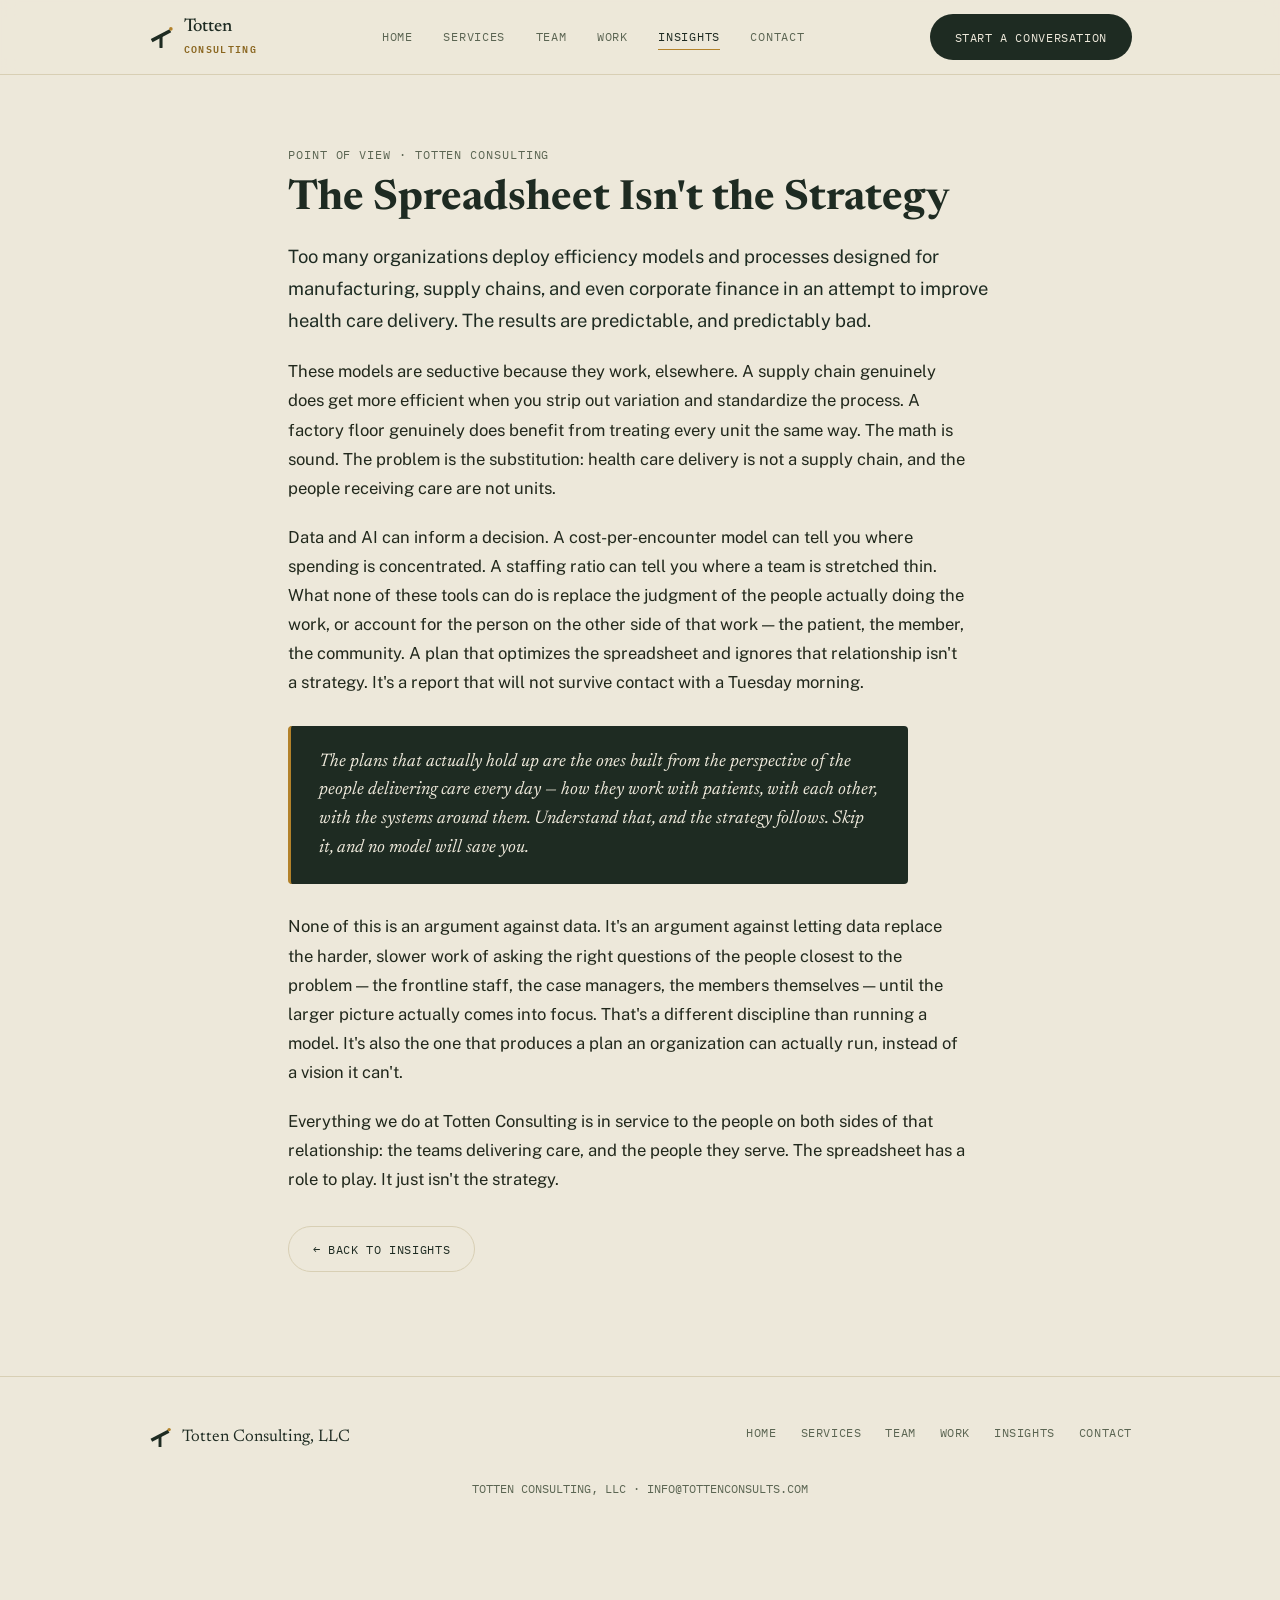
<file: insights/the-spreadsheet-isnt-the-strategy.html>
<!doctype html>
<html lang="en">
<head>
<meta charset="utf-8">
<meta name="viewport" content="width=device-width, initial-scale=1">
<title>The Spreadsheet Isn't the Strategy &mdash; Totten Consulting</title>
<meta name="description" content="Why efficiency models and processes borrowed from manufacturing and corporate finance keep failing health care delivery.">
<link rel="preconnect" href="https://fonts.googleapis.com">
<link rel="preconnect" href="https://fonts.gstatic.com" crossorigin>
<link href="https://fonts.googleapis.com/css2?family=Newsreader:ital,opsz,wght@0,6..72,400;0,6..72,500;0,6..72,600;1,6..72,400;1,6..72,500&family=Public+Sans:wght@400;500;600;700&family=IBM+Plex+Mono:wght@400;500&display=swap" rel="stylesheet">
<link rel="stylesheet" href="../assets/styles.css">
</head>
<body>

<div class="topbar">
  <div class="topbar-inner">
    <a class="brand-lockup" href="../index.html">
      <svg class="mark" viewBox="0 0 100 100" style="width:26px;height:26px;">
      <polygon points="10.7,57.8 82.7,19.8 89.3,32.2 17.3,70.2" fill="var(--mark-stem)"/>
      <rect x="44" y="42" width="12" height="50" rx="1.5" fill="var(--mark-stem)"/>
      <circle cx="88" cy="19" r="7" fill="var(--mark-dot)"/>
    </svg>
      <span class="wordmark">Totten<small>CONSULTING</small></span>
    </a>
    <nav class="primary-nav-desktop">
      <a href="../index.html">Home</a>
      <a href="../services.html">Services</a>
      <a href="../team.html">Team</a>
      <a href="../work.html">Work</a>
      <a href="../insights/index.html" aria-current="page">Insights</a>
      <a href="../contact.html">Contact</a>
    </nav>
    <div class="nav-cta">
      <a class="btn btn-primary" href="../contact.html">Start a conversation</a>
    </div>
    <button class="nav-toggle" id="navToggle" type="button" aria-label="Toggle menu" aria-expanded="false">
      <span></span>
    </button>
  </div>
</div>

<nav class="mobile-nav" id="primaryNav">
  <a href="../index.html">Home</a>
      <a href="../services.html">Services</a>
      <a href="../team.html">Team</a>
      <a href="../work.html">Work</a>
      <a href="../insights/index.html" aria-current="page">Insights</a>
      <a href="../contact.html">Contact</a>
</nav>

<main>

  <section class="block" style="border-top:none;">
    <div class="wrap-narrow">
      <article class="post">
        <div class="meta">Point of View &middot; Totten Consulting</div>
        <h1>The Spreadsheet Isn't the Strategy</h1>
        <p class="lead">
          Too many organizations deploy efficiency models and processes designed for manufacturing, supply
          chains, and even corporate finance in an attempt to improve health care delivery. The
          results are predictable, and predictably bad.
        </p>
        <p>
          These models are seductive because they work, elsewhere. A supply chain genuinely does
          get more efficient when you strip out variation and standardize the process. A factory
          floor genuinely does benefit from treating every unit the same way. The math is sound.
          The problem is the substitution: health care delivery is not a supply chain, and the
          people receiving care are not units.
        </p>
        <p>
          Data and AI can inform a decision. A cost-per-encounter model can tell you where spending
          is concentrated. A staffing ratio can tell you where a team is stretched thin. What none
          of these tools can do is replace the judgment of the people actually doing the work, or
          account for the person on the other side of that work &mdash; the patient, the member,
          the community. A plan that optimizes the spreadsheet and ignores that relationship isn't
          a strategy. It's a report that will not survive contact with a Tuesday morning.
        </p>
        <blockquote>
          The plans that actually hold up are the ones built from the perspective of the people
          delivering care every day &mdash; how they work with patients, with each other, with the
          systems around them. Understand that, and the strategy follows. Skip it, and no model
          will save you.
        </blockquote>
        <p>
          None of this is an argument against data. It's an argument against letting data replace
          the harder, slower work of asking the right questions of the people closest to the
          problem &mdash; the frontline staff, the case managers, the members themselves &mdash;
          until the larger picture actually comes into focus. That's a different discipline than
          running a model. It's also the one that produces a plan an organization can actually run,
          instead of a vision it can't.
        </p>
        <p>
          Everything we do at Totten Consulting is in service to the people on both sides of that
          relationship: the teams delivering care, and the people they serve. The spreadsheet has
          a role to play. It just isn't the strategy.
        </p>
      </article>
      <p style="margin-top:2rem;"><a class="btn btn-secondary" href="index.html">&larr; Back to Insights</a></p>
    </div>
  </section>

</main>

<footer class="site-footer">
  <div class="footer-inner">
    <div class="footer-brand">
      <svg class="mark" viewBox="0 0 100 100" style="width:24px;height:24px;">
      <polygon points="10.7,57.8 82.7,19.8 89.3,32.2 17.3,70.2" fill="var(--mark-stem)"/>
      <rect x="44" y="42" width="12" height="50" rx="1.5" fill="var(--mark-stem)"/>
      <circle cx="88" cy="19" r="7" fill="var(--mark-dot)"/>
    </svg>
      <span class="wordmark">Totten Consulting, LLC</span>
    </div>
    <nav class="footer-nav">
      <a href="../index.html">Home</a><a href="../services.html">Services</a><a href="../team.html">Team</a><a href="../work.html">Work</a><a href="../insights/index.html">Insights</a><a href="../contact.html">Contact</a>
    </nav>
  </div>
  <div class="footer-fine">TOTTEN CONSULTING, LLC &middot; INFO@TOTTENCONSULTS.COM</div>
</footer>

<script src="../assets/script.js"></script>
</body>
</html>
</file>
<file: assets/styles.css>
/* ==========================================================================
   Totten Consulting — shared site stylesheet
   Ported from the Brand Foundation guide, light theme only.
   ========================================================================== */

:root {
  --paper: #EDE8DA;
  --surface: #FAF7EE;
  --surface-2: #E4DDC9;
  --border: #D8CFB4;
  --ink: #1E2B22;
  --text: #21281c;
  --text-muted: #5b6552;
  --accent: #B3822A;
  --accent-deep: #8A661F;
  --accent-contrast: #FAF7EE;
  --mark-stem: #1E2B22;
  --mark-dot: #B3822A;

  --font-display: 'Newsreader', Georgia, 'Times New Roman', serif;
  --font-body: 'Public Sans', -apple-system, BlinkMacSystemFont, 'Segoe UI', sans-serif;
  --font-mono: 'IBM Plex Mono', ui-monospace, 'SFMono-Regular', Menlo, monospace;

  color-scheme: light;
}

* { box-sizing: border-box; }
@media (prefers-reduced-motion: reduce) {
  * { animation-duration: 0.001ms !important; transition-duration: 0.001ms !important; }
}

html, body {
  margin: 0;
  padding: 0;
  background: var(--paper);
  color: var(--text);
  font-family: var(--font-body);
  -webkit-font-smoothing: antialiased;
  overflow-x: hidden;
}

body { padding-bottom: 4rem; }

a { color: inherit; }

img, svg { max-width: 100%; }

.wrap {
  max-width: 1040px;
  margin: 0 auto;
  padding: 0 1.75rem;
}

.wrap-narrow {
  max-width: 760px;
  margin: 0 auto;
  padding: 0 1.75rem;
}

h1, h2, h3, h4 { font-family: var(--font-display); text-wrap: balance; margin: 0; color: var(--ink); }
p { text-wrap: pretty; }

.eyebrow {
  font-family: var(--font-mono);
  font-size: 0.76rem;
  font-weight: 600;
  letter-spacing: 0.12em;
  text-transform: uppercase;
  color: var(--accent-deep);
  margin: 0 0 0.75rem;
}

/* ---------- buttons ---------- */
.btn {
  display: inline-flex;
  align-items: center;
  gap: 0.5rem;
  font-family: var(--font-mono);
  font-size: 0.78rem;
  letter-spacing: 0.05em;
  text-transform: uppercase;
  text-decoration: none;
  padding: 0.85rem 1.5rem;
  border-radius: 999px;
  border: 1px solid transparent;
  cursor: pointer;
}
.btn-primary { background: var(--ink); color: var(--paper); }
.btn-primary:hover { background: #14201a; }
.btn-secondary { background: transparent; color: var(--ink); border-color: var(--border); }
.btn-secondary:hover { border-color: var(--accent); }

/* ---------- top nav ---------- */
.topbar {
  position: sticky;
  top: 0;
  z-index: 20;
  background: color-mix(in srgb, var(--paper) 92%, transparent);
  backdrop-filter: blur(8px);
  border-bottom: 1px solid var(--border);
}
.topbar-inner {
  max-width: 1040px;
  margin: 0 auto;
  padding: 0.9rem 1.75rem;
  display: flex;
  align-items: center;
  justify-content: space-between;
  gap: 1.5rem;
}
.brand-lockup { display: flex; align-items: center; gap: 0.6rem; text-decoration: none; flex: none; }
.brand-lockup svg.mark { width: 26px; height: 26px; flex: none; }
.brand-lockup .wordmark { font-family: var(--font-display); font-size: 1.15rem; font-weight: 500; color: var(--ink); letter-spacing: -0.01em; }
.brand-lockup .wordmark small { display: block; font-family: var(--font-mono); font-size: 0.6rem; letter-spacing: 0.14em; font-weight: 600; color: var(--accent-deep); margin-top: 0.15rem; }

nav.primary-nav-desktop { display: flex; align-items: center; gap: 1.9rem; }
nav.primary-nav-desktop a,
nav.mobile-nav a {
  font-family: var(--font-mono);
  font-size: 0.76rem;
  letter-spacing: 0.06em;
  text-transform: uppercase;
  text-decoration: none;
  color: var(--text-muted);
  padding: 0.3rem 0;
  border-bottom: 1px solid transparent;
}
nav.primary-nav-desktop a:hover, nav.primary-nav-desktop a[aria-current="page"],
nav.mobile-nav a:hover, nav.mobile-nav a[aria-current="page"] { color: var(--ink); border-bottom-color: var(--accent); }
.nav-cta { display: flex; align-items: center; gap: 1.4rem; }

/* mobile nav panel: rendered OUTSIDE .topbar so its fixed position isn't
   captured by the topbar's backdrop-filter containing block */
nav.mobile-nav {
  display: none;
  position: fixed;
  inset: 60px 0 0 0;
  z-index: 15;
  background: var(--paper);
  flex-direction: column;
  align-items: flex-start;
  padding: 1.5rem 1.75rem;
  gap: 1.1rem;
  border-top: 1px solid var(--border);
  overflow-y: auto;
}
nav.mobile-nav.open { display: flex; }

.nav-toggle {
  display: none;
  background: none;
  border: 1px solid var(--border);
  border-radius: 6px;
  padding: 0.4rem 0.55rem;
  cursor: pointer;
}
.nav-toggle span, .nav-toggle span::before, .nav-toggle span::after {
  display: block;
  width: 18px;
  height: 1.5px;
  background: var(--ink);
  position: relative;
}
.nav-toggle span::before { content: ""; position: absolute; top: -6px; width: 18px; background: var(--ink); }
.nav-toggle span::after { content: ""; position: absolute; top: 6px; width: 18px; background: var(--ink); }

@media (max-width: 780px) {
  nav.primary-nav-desktop { display: none; }
  nav.mobile-nav a { font-size: 0.95rem; }
  .nav-cta { display: none; }
  .nav-toggle { display: inline-flex; align-items: center; justify-content: center; }

  /* gold mono labels: bump size on mobile for readability */
  .eyebrow { font-size: 0.82rem; }
  .brand-lockup .wordmark small { font-size: 0.66rem; }
  .founder-card .fn-role, .contact-card .fn-role { font-size: 0.78rem; }
  .pillar .num, .engagement-card .tag { font-size: 0.8rem; }
}
@media (min-width: 781px) {
  nav.mobile-nav { display: none !important; }
}

/* ---------- hero ---------- */
.hero { padding: 4.5rem 0 3.5rem; }
.hero.centered { text-align: center; }
.hero-mark { width: 60px; height: 60px; margin: 0 auto 1.5rem; display: block; }
.hero .eyebrow { justify-content: center; }
.hero h1 {
  font-size: clamp(2.3rem, 5.2vw, 3.7rem);
  font-weight: 500;
  letter-spacing: -0.01em;
  line-height: 1.06;
}
.hero .dek {
  font-size: clamp(1.05rem, 1.8vw, 1.25rem);
  color: var(--text-muted);
  max-width: 62ch;
  margin: 1.25rem auto 0;
  line-height: 1.55;
}
.hero.centered .dek { margin-left: auto; margin-right: auto; }
.hero .motto {
  font-family: var(--font-display);
  font-style: italic;
  font-size: clamp(1.1rem, 2.2vw, 1.4rem);
  color: var(--accent-deep);
  margin-top: 1.4rem;
}
.hero-actions { display: flex; gap: 0.9rem; margin-top: 2rem; flex-wrap: wrap; }
.hero.centered .hero-actions { justify-content: center; }

/* ---------- section shell ---------- */
section.block { padding: 3.5rem 0; border-top: 1px solid var(--border); }
section.block:first-of-type { border-top: none; }
section.block.tight { padding: 2.5rem 0; }
.block h2 { font-size: clamp(1.5rem, 2.8vw, 2rem); font-weight: 500; margin-bottom: 0.5rem; }
.block .lede { color: var(--text-muted); max-width: 62ch; margin: 0 0 2.1rem; font-size: 1.02rem; line-height: 1.6; }

/* ---------- positioning / pov blocks ---------- */
.positioning {
  background: var(--surface);
  border: 1px solid var(--border);
  border-radius: 4px;
  padding: 2.1rem 2.4rem;
  position: relative;
}
.positioning p {
  font-family: var(--font-display);
  font-size: clamp(1.1rem, 1.9vw, 1.3rem);
  line-height: 1.55;
  max-width: 68ch;
  margin: 0;
  color: var(--ink);
}
.pov { border-left: 3px solid var(--accent); padding: 0.1rem 0 0.1rem 1.4rem; margin-top: 0.5rem; }
.pov p { font-family: var(--font-display); font-style: italic; font-size: clamp(1.05rem, 1.8vw, 1.2rem); line-height: 1.55; max-width: 66ch; color: var(--ink); margin: 0; }

/* ---------- dark / standout section variant ---------- */
section.block.block-dark {
  background: var(--ink);
  border-top: none;
}
.block-dark .eyebrow { color: var(--accent); }
.block-dark h2 { color: var(--paper); }
.block-dark .lede { color: color-mix(in srgb, var(--paper) 72%, transparent); }
.block-dark .pov { border-left-color: var(--accent); }
.block-dark .pov p { color: var(--paper); }
.block-dark .btn-secondary { color: var(--paper); border-color: color-mix(in srgb, var(--paper) 32%, transparent); }
.block-dark .btn-secondary:hover { border-color: var(--accent); color: var(--paper); }

/* ---------- pillars / grids ---------- */
.pillars { display: grid; grid-template-columns: repeat(2, 1fr); gap: 1.1rem; max-width: 720px; margin: 0 auto; }
@media (max-width: 640px) {
  .pillars { grid-template-columns: 1fr; }
}
.pillar { border: 1px solid var(--border); border-radius: 4px; padding: 1.4rem 1.5rem; background: var(--surface); }
.pillar .num { font-family: var(--font-mono); font-size: 0.76rem; font-weight: 600; color: var(--accent-deep); letter-spacing: 0.08em; }
.pillar h3 { font-size: 1.12rem; font-weight: 500; margin: 0.5rem 0 0.5rem; }
.pillar p { font-size: 0.9rem; line-height: 1.55; color: var(--text-muted); margin: 0; }

.value-row { display: grid; grid-template-columns: repeat(auto-fit, minmax(210px, 1fr)); gap: 1px; background: var(--border); border: 1px solid var(--border); border-radius: 4px; overflow: hidden; }
.value-cell { background: var(--surface); padding: 1.2rem 1.3rem; font-size: 0.9rem; line-height: 1.5; color: var(--text); }
.value-cell b { display: block; color: var(--ink); font-family: var(--font-display); font-size: 1rem; font-weight: 500; margin-bottom: 0.4rem; }

.founders { display: grid; grid-template-columns: repeat(auto-fit, minmax(280px, 1fr)); gap: 1.1rem; }
.founder-card { border: 1px solid var(--border); border-radius: 4px; padding: 1.6rem 1.75rem; background: var(--surface); }
.founder-card .fn-role { font-family: var(--font-mono); font-size: 0.74rem; font-weight: 600; letter-spacing: 0.1em; text-transform: uppercase; color: var(--accent-deep); margin-bottom: 0.3rem; }
.founder-card h3 { font-size: 1.25rem; font-weight: 500; margin-bottom: 0.7rem; }
.founder-card p { font-size: 0.92rem; line-height: 1.6; color: var(--text-muted); margin: 0 0 0.9rem; }
.founder-card p:last-child { margin-bottom: 0; }
.founder-card a.linkedin-link { display: inline-block; margin-top: 0.9rem; font-family: var(--font-mono); font-size: 0.78rem; letter-spacing: 0.02em; color: var(--text-muted); text-decoration: none; border-bottom: 1px solid var(--accent); }
.founder-card a.linkedin-link:hover { color: var(--accent-deep); }

/* ---------- engagement / work cards ---------- */
.engagements { display: grid; grid-template-columns: repeat(auto-fit, minmax(260px, 1fr)); gap: 1.1rem; }
.engagement-card { border: 1px solid var(--border); border-radius: 4px; padding: 1.5rem 1.6rem; background: var(--surface); }
.engagement-card .tag { font-family: var(--font-mono); font-size: 0.74rem; font-weight: 600; letter-spacing: 0.1em; text-transform: uppercase; color: var(--accent-deep); margin-bottom: 0.4rem; display: block; }
.engagement-card h3 { font-size: 1.12rem; font-weight: 500; margin-bottom: 0.6rem; }
.engagement-card p { font-size: 0.9rem; line-height: 1.55; color: var(--text-muted); margin: 0; }

/* ---------- blog / insights ---------- */
.post-list { display: grid; gap: 1px; background: var(--border); border: 1px solid var(--border); border-radius: 4px; overflow: hidden; }
.post-row { background: var(--surface); padding: 1.5rem 1.75rem; display: flex; flex-direction: column; gap: 0.4rem; text-decoration: none; }
.post-row .meta { font-family: var(--font-mono); font-size: 0.68rem; letter-spacing: 0.08em; text-transform: uppercase; color: var(--text-muted); }
.post-row h3 { font-size: 1.2rem; font-weight: 500; }
.post-row p { font-size: 0.92rem; color: var(--text-muted); margin: 0; line-height: 1.5; }
.post-row:hover h3 { color: var(--accent-deep); }

article.post { padding-top: 1rem; }
article.post .meta { font-family: var(--font-mono); font-size: 0.72rem; letter-spacing: 0.08em; text-transform: uppercase; color: var(--text-muted); margin-bottom: 1rem; }
article.post h1 { font-size: clamp(1.9rem, 4vw, 2.6rem); margin-bottom: 1.3rem; }
article.post p { font-size: 1.04rem; line-height: 1.75; color: var(--text); max-width: 68ch; margin: 0 0 1.25rem; }
article.post p.lead { font-size: 1.15rem; color: var(--ink); }
article.post blockquote { background: var(--ink); border-left: 3px solid var(--accent); border-radius: 4px; margin: 1.75rem 0; padding: 1.4rem 1.75rem; font-family: var(--font-display); font-style: italic; font-size: 1.15rem; line-height: 1.55; color: var(--paper); max-width: 62ch; }

/* ---------- contact ---------- */
.contact-grid { display: grid; grid-template-columns: repeat(auto-fit, minmax(240px, 1fr)); gap: 1.1rem; }
.contact-card { border: 1px solid var(--border); border-radius: 4px; padding: 1.6rem 1.75rem; background: var(--surface); }
.contact-card .fn-role { font-family: var(--font-mono); font-size: 0.74rem; font-weight: 600; letter-spacing: 0.1em; text-transform: uppercase; color: var(--accent-deep); margin-bottom: 0.3rem; }
.contact-card h3 { font-size: 1.15rem; font-weight: 500; margin-bottom: 0.5rem; }
.contact-card a.email { font-family: var(--font-mono); font-size: 0.9rem; color: var(--ink); text-decoration: none; border-bottom: 1px solid var(--accent); }

/* ---------- frame & break motif ---------- */
.frame { position: relative; }
.frame .fc { position: absolute; width: 16px; height: 16px; }
.frame .fc.tl { top: -8px; left: -8px; border-top: 1.5px solid var(--text-muted); border-left: 1.5px solid var(--text-muted); }
.frame .fc.bl { bottom: -8px; left: -8px; border-bottom: 1.5px solid var(--text-muted); border-left: 1.5px solid var(--text-muted); }
.frame .fc.br { bottom: -8px; right: -8px; border-bottom: 1.5px solid var(--text-muted); border-right: 1.5px solid var(--text-muted); }
.frame .fc.tr { top: -8px; right: -8px; border-top: 1.5px solid var(--border); border-right: 1.5px solid var(--border); }
.frame .fbreak { position: absolute; top: -8px; right: -8px; width: 9px; height: 9px; border-radius: 50%; background: var(--accent); transform: translate(35%, -35%); }

/* ---------- footer ---------- */
footer.site-footer { border-top: 1px solid var(--border); margin-top: 2rem; padding: 3rem 0 2.5rem; }
.footer-inner { max-width: 1040px; margin: 0 auto; padding: 0 1.75rem; display: flex; justify-content: space-between; align-items: flex-start; flex-wrap: wrap; gap: 2rem; }
.footer-brand { display: flex; align-items: center; gap: 0.6rem; }
.footer-brand svg { width: 24px; height: 24px; }
.footer-brand .wordmark { font-family: var(--font-display); font-size: 1.05rem; color: var(--ink); }
.footer-nav { display: flex; gap: 1.5rem; flex-wrap: wrap; }
.footer-nav a { font-family: var(--font-mono); font-size: 0.74rem; letter-spacing: 0.05em; text-transform: uppercase; color: var(--text-muted); text-decoration: none; }
.footer-nav a:hover { color: var(--ink); }
.footer-fine { font-family: var(--font-mono); font-size: 0.72rem; color: var(--text-muted); margin-top: 2rem; text-align: center; }
</file>
